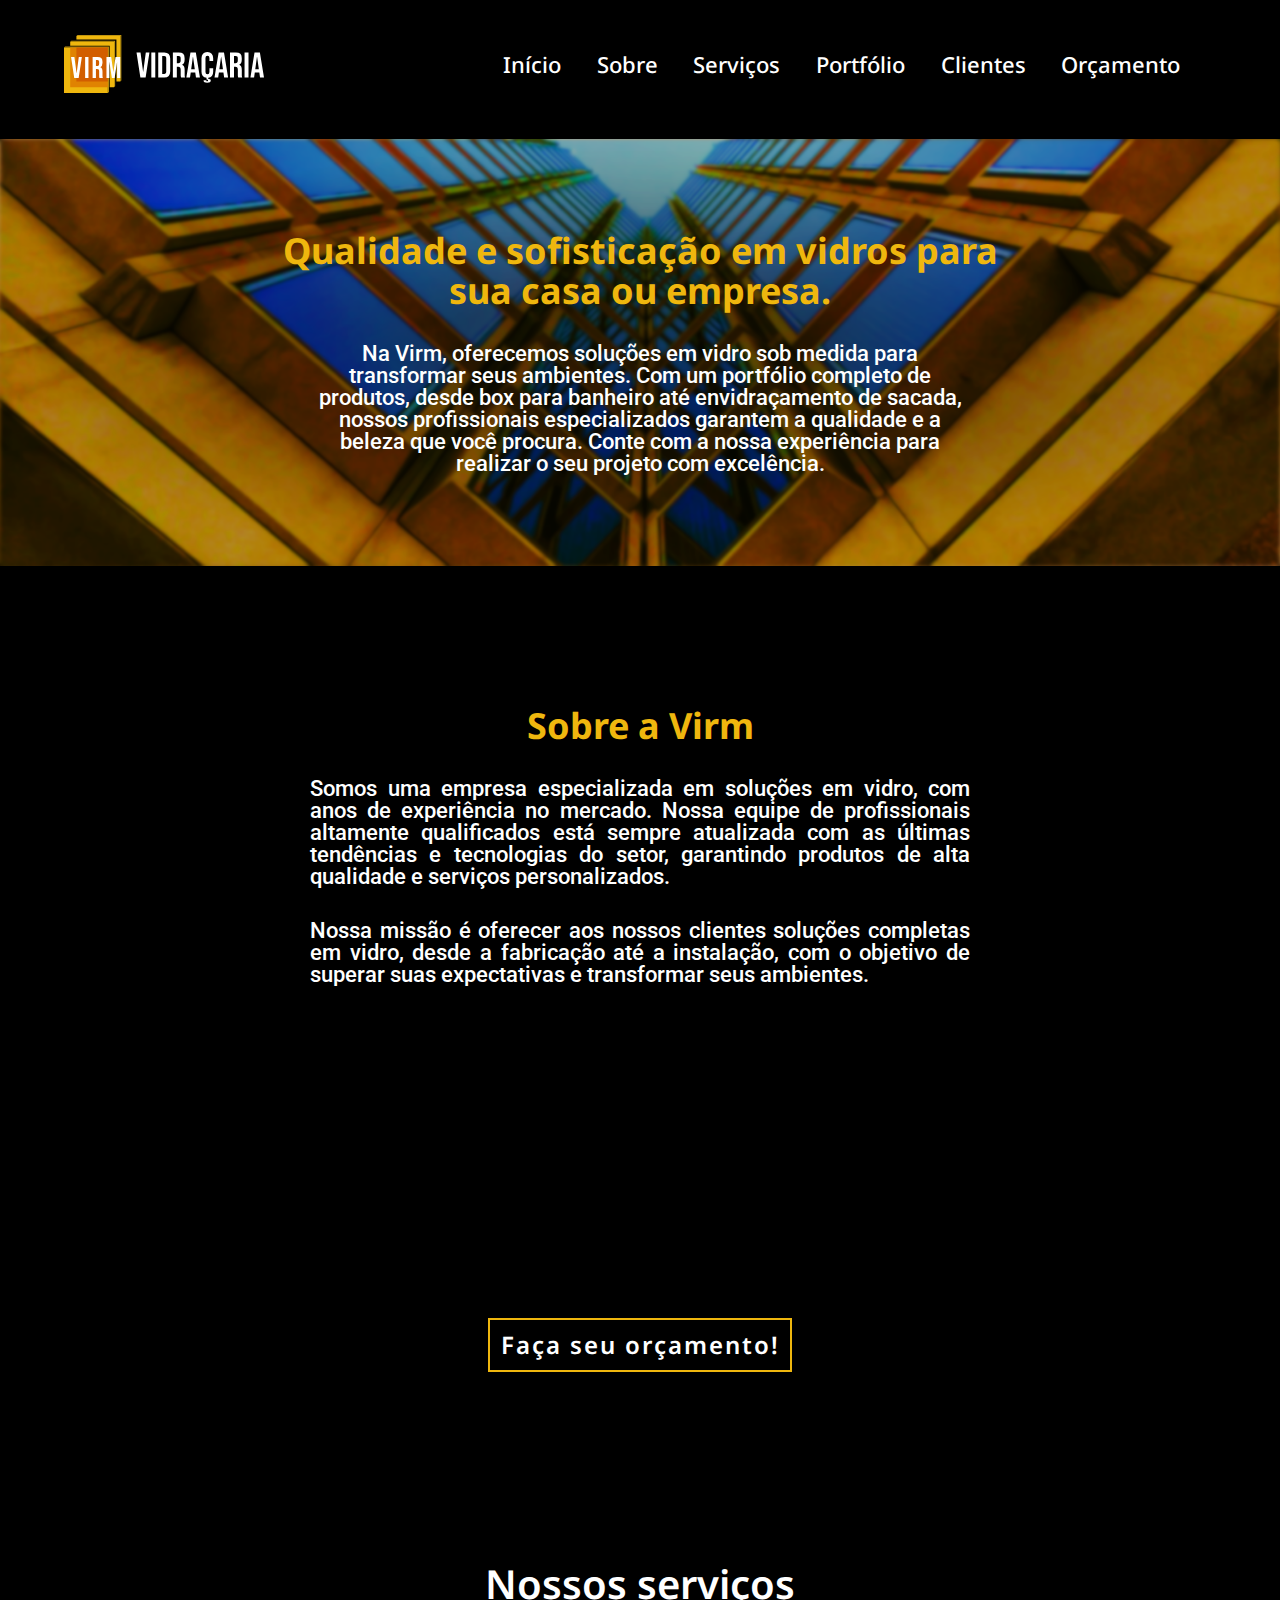
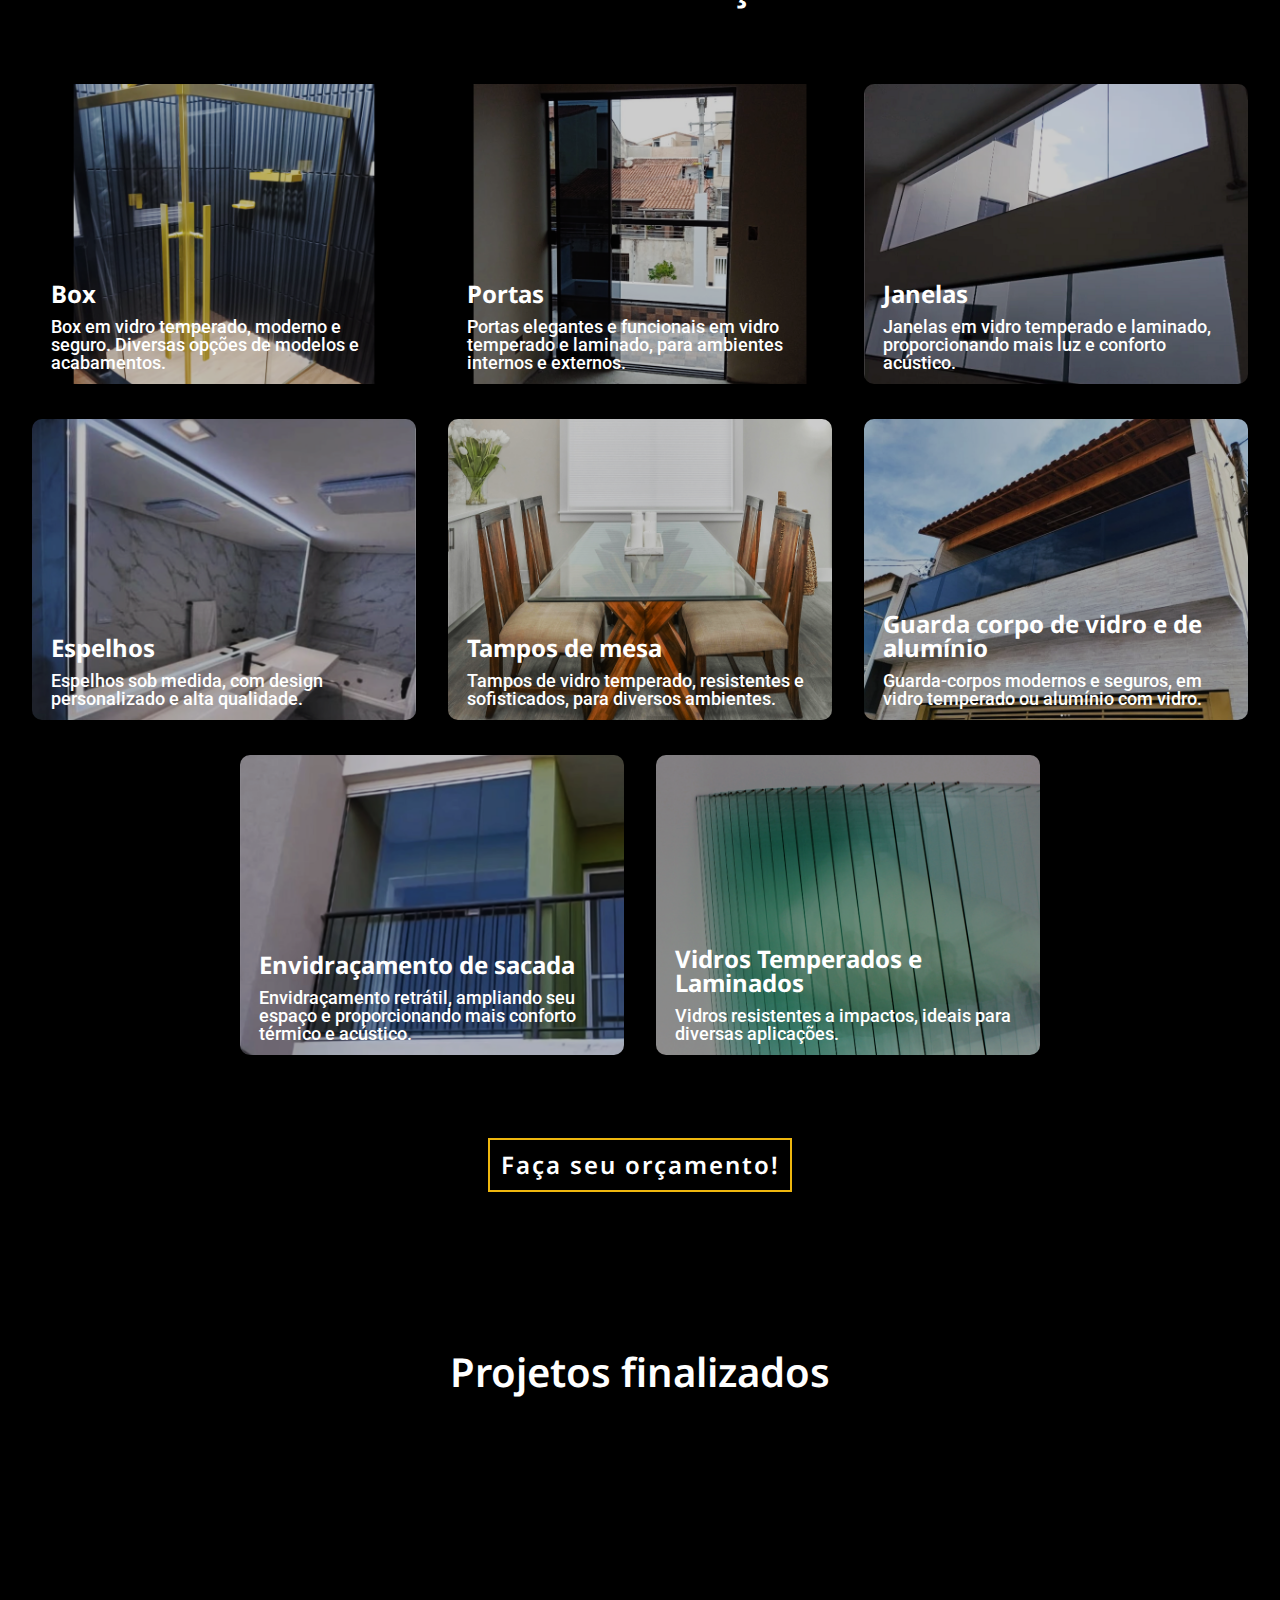
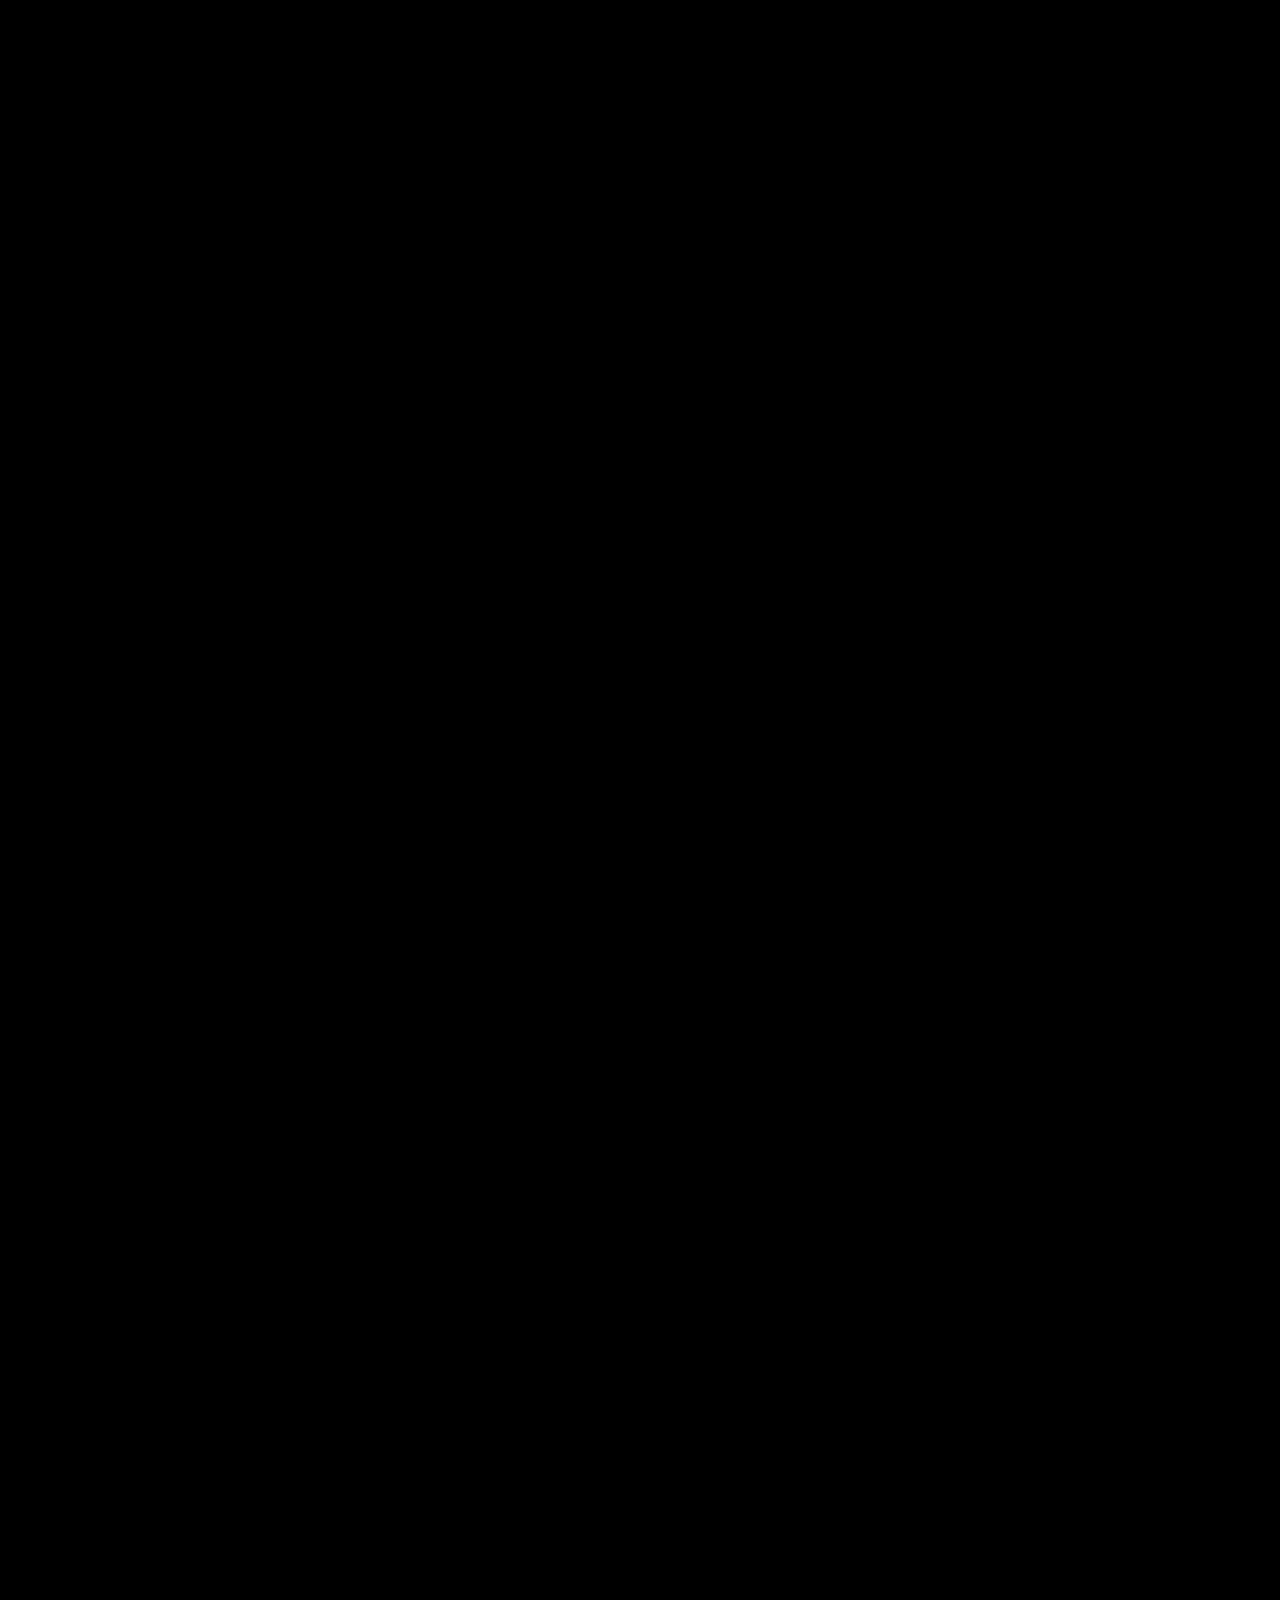
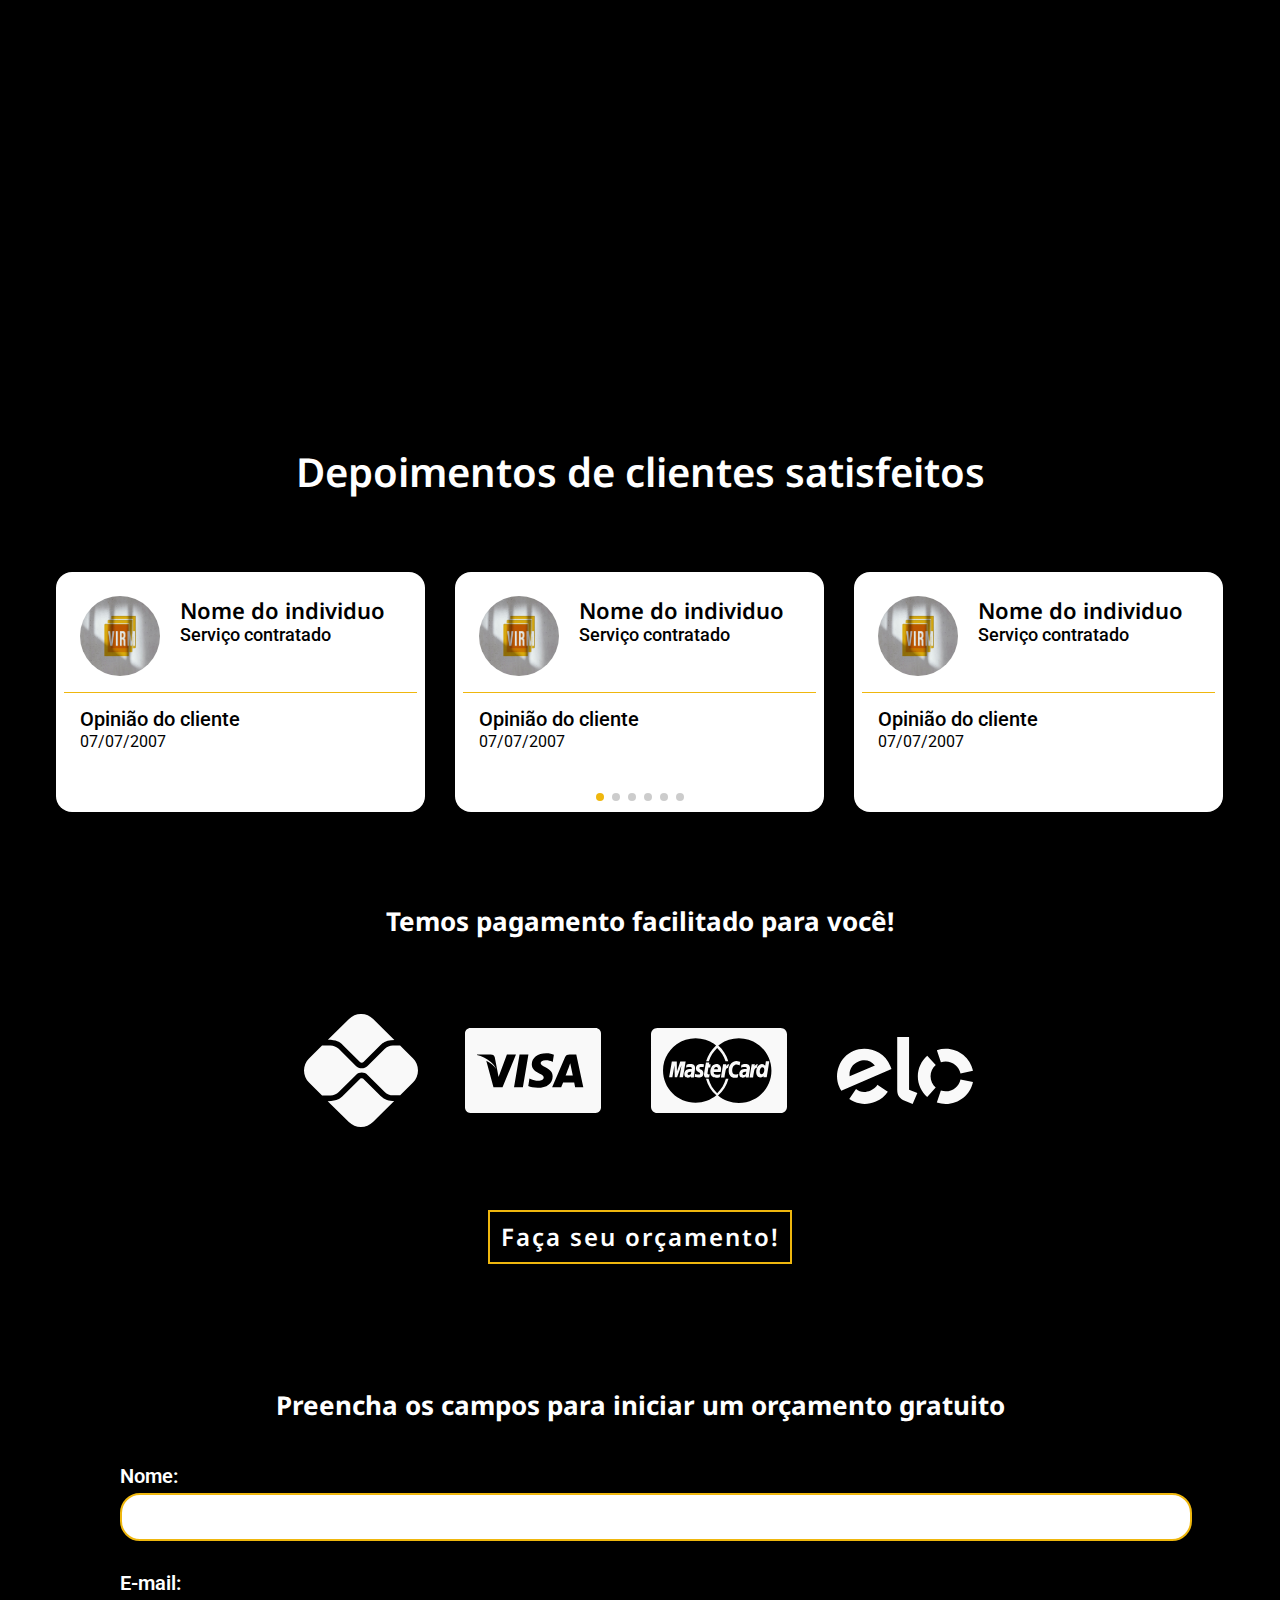
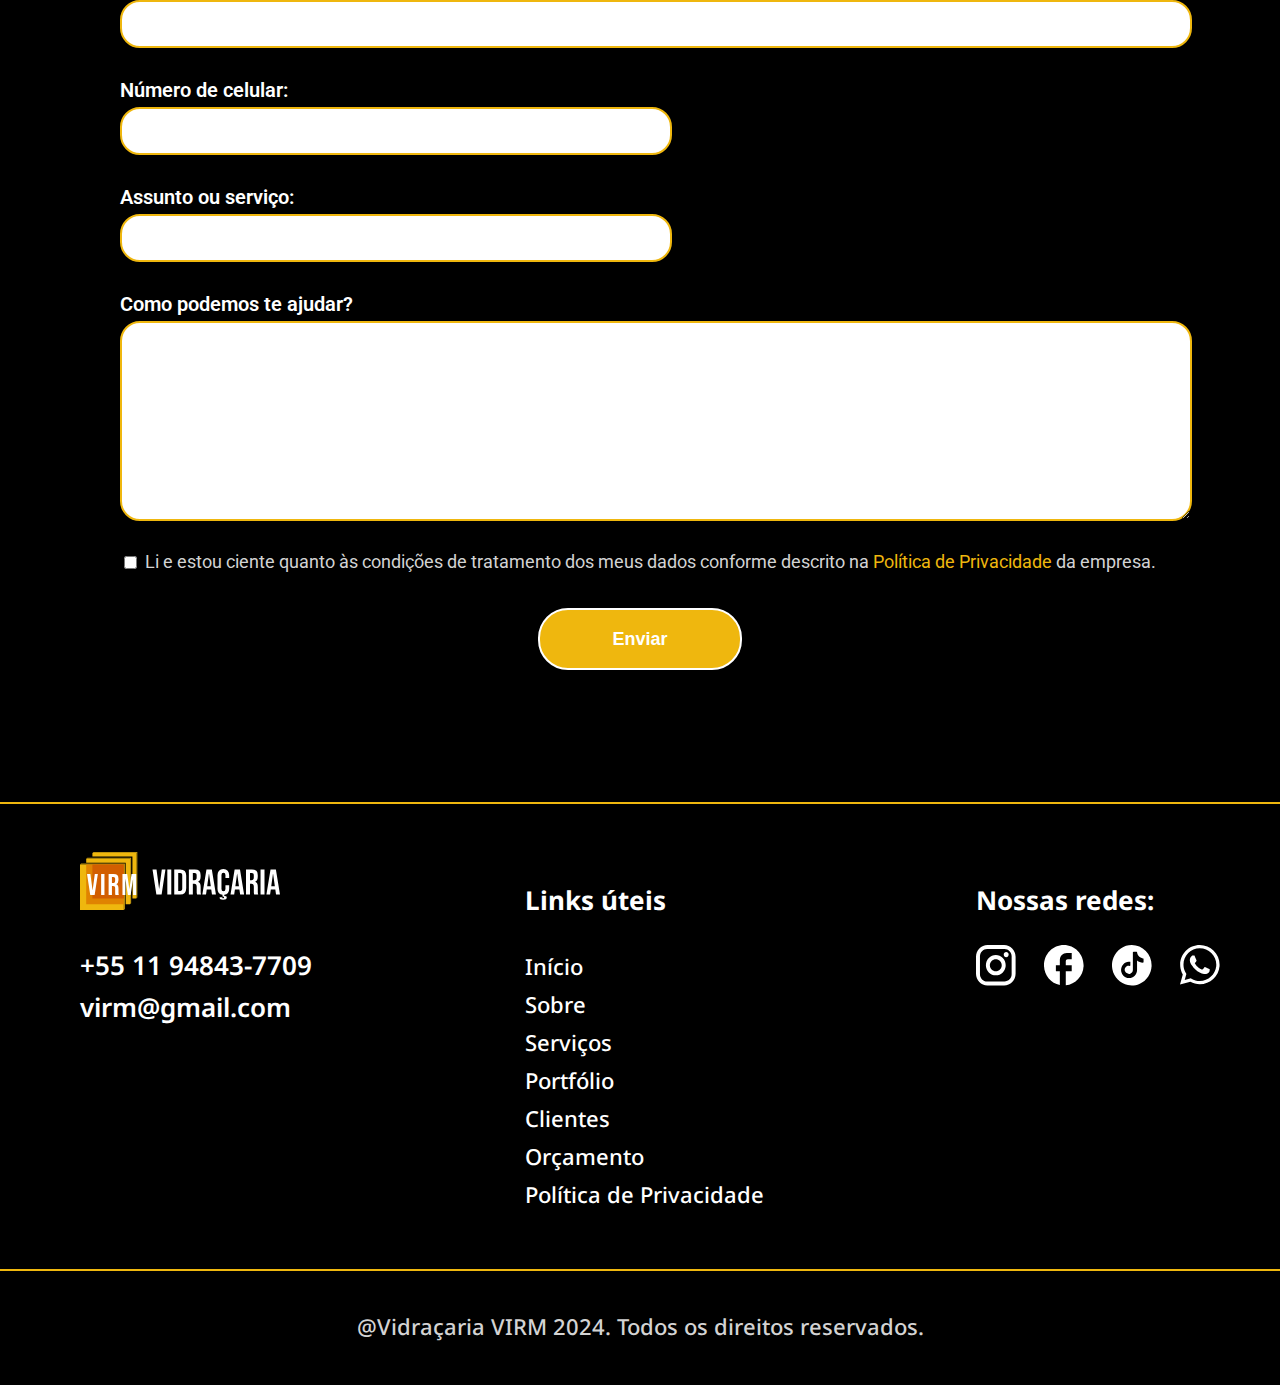
<file: index.html>
<!DOCTYPE html>
<html lang="pt-br">
  <head>
    <meta charset="UTF-8" />
    <meta name="viewport" content="width=device-width, initial-scale=1.0" />
    <link rel="shortcut icon" type="imagex/png" href="./img/siteiconvirm.svg" />
    <link
      rel="stylesheet"
      href="https://cdnjs.cloudflare.com/ajax/libs/font-awesome/6.5.1/css/all.min.css"
      integrity="sha512-DTOQO9RWCH3ppGqcWaEA1BIZOC6xxalwEsw9c2QQeAIftl+Vegovlnee1c9QX4TctnWMn13TZye+giMm8e2LwA=="
      crossorigin="anonymous"
      referrerpolicy="no-referrer"
    />
    <link
      rel="stylesheet"
      href="https://cdn.jsdelivr.net/npm/swiper@11/swiper-bundle.min.css"
    />
    <link rel="stylesheet" href="styles.css" />
    <script defer src="apps/animation.js"></script>
    <title>Vidraçaria Virm</title>
  </head>
  <body>
    <header>
      <section class="cabecalho" id="retorno">
        <img src="img/virm_logo.svg" alt="" class="cabecalho__img" />
        <img
          onclick="menuShow(), menuChange()"
          src="img/combobox.svg"
          alt=""
          class="combobox open"
        />
        <img
          onclick="menuShow(), menuChange()"
          src="img/vetorx.svg"
          alt=""
          class="vetorx"
        />
        <ul class="cabecalho__lista fade-in menu">
          <li class="cabecalho__link"><a href="#retorno">Início</a></li>
          <li class="cabecalho__link"><a href="#sobre">Sobre</a></li>
          <li class="cabecalho__link"><a href="#servicos">Serviços</a></li>
          <li class="cabecalho__link"><a href="#portfolio">Portfólio</a></li>
          <li class="cabecalho__link"><a href="#clientes">Clientes</a></li>
          <li class="cabecalho__link"><a href="#orcamento">Orçamento</a></li>
        </ul>
      </section>
    </header>

    <main>
      <section class="banner" id="inicio">
        <div class="banner__caixa fade-in">
          <h1 class="titulo__pg">
            Qualidade e sofisticação em vidros para sua casa ou empresa.
          </h1>
          <p class="legenda__pg">
            Na Virm, oferecemos soluções em vidro sob medida para transformar
            seus ambientes. Com um portfólio completo de produtos, desde box
            para banheiro até envidraçamento de sacada, nossos profissionais
            especializados garantem a qualidade e a beleza que você procura.
            Conte com a nossa experiência para realizar o seu projeto com
            excelência.
          </p>
        </div>
      </section>

      <section class="sub__banner" id="sobre">
        <div class="banner__caixa">
          <h1 class="titulo__pg">Sobre a Virm</h1>
          <p class="legenda__pg sobre">
            Somos uma empresa especializada em soluções em vidro, com anos de
            experiência no mercado. Nossa equipe de profissionais altamente
            qualificados está sempre atualizada com as últimas tendências e
            tecnologias do setor, garantindo produtos de alta qualidade e
            serviços personalizados.
          </p>
          <p class="legenda__pg sobre">
            Nossa missão é oferecer aos nossos clientes soluções completas em
            vidro, desde a fabricação até a instalação, com o objetivo de
            superar suas expectativas e transformar seus ambientes.
          </p>
        </div>
        <ul class="qualidades__lista">
          <li class="qualidades__item hidden">
            <img src="img/tecnica.svg" alt="" class="qualidades__img" />
            <span class="qualidades__legenda">Trabalhamos com técnica</span>
          </li>
          <li class="qualidades__item hidden">
            <img src="img/velocidade.svg" alt="" class="qualidades__img" />
            <span class="qualidades__legenda">Atendimento veloz</span>
          </li>
          <li class="qualidades__item hidden">
            <img src="img/qualidade.svg" alt="" class="qualidades__img" />
            <span class="qualidades__legenda">Serviços de qualidade</span>
          </li>
        </ul>
        <a href="#orcamento" class="botao"><span>Faça seu orçamento!</span></a>
      </section>

      <section class="servicos" id="servicos">
        <h2 class="servicos__titulo">Nossos serviços</h2>
        <ul class="servicos__lista">
          <li class="servicos__item">
            <img src="img/box.png" alt="" class="servicos__img" />
            <div class="servicos__texto">
              <h3 class="servicos__nome">Box</h3>
              <p class="servicos__legenda">
                Box em vidro temperado, moderno e seguro. Diversas opções de
                modelos e acabamentos.
              </p>
            </div>
          </li>
          <li class="servicos__item">
            <img src="img/porta.png" alt="" class="servicos__img" />
            <div class="servicos__texto">
              <h3 class="servicos__nome">Portas</h3>
              <p class="servicos__legenda">
                Portas elegantes e funcionais em vidro temperado e laminado,
                para ambientes internos e externos.
              </p>
            </div>
          </li>
          <li class="servicos__item">
            <img src="img/janela.png" alt="" class="servicos__img" />
            <div class="servicos__texto">
              <h3 class="servicos__nome">Janelas</h3>
              <p class="servicos__legenda">
                Janelas em vidro temperado e laminado, proporcionando mais luz e
                conforto acústico.
              </p>
            </div>
          </li>
          <li class="servicos__item">
            <img src="img/espelho.png" alt="" class="servicos__img" />
            <div class="servicos__texto">
              <h3 class="servicos__nome">Espelhos</h3>
              <p class="servicos__legenda">
                Espelhos sob medida, com design personalizado e alta qualidade.
              </p>
            </div>
          </li>
          <li class="servicos__item">
            <img src="img/mesa.png" alt="" class="servicos__img" />
            <div class="servicos__texto">
              <h3 class="servicos__nome">Tampos de mesa</h3>
              <p class="servicos__legenda">
                Tampos de vidro temperado, resistentes e sofisticados, para
                diversos ambientes.
              </p>
            </div>
          </li>
          <li class="servicos__item">
            <img src="img/guardacorpo.png" alt="" class="servicos__img" />
            <div class="servicos__texto">
              <h3 class="servicos__nome">
                Guarda corpo de vidro e de alumínio
              </h3>
              <p class="servicos__legenda">
                Guarda-corpos modernos e seguros, em vidro temperado ou alumínio
                com vidro.
              </p>
            </div>
          </li>
          <li class="servicos__item">
            <img src="img/sacadaenvidracada.png" alt="" class="servicos__img" />
            <div class="servicos__texto">
              <h3 class="servicos__nome">Envidraçamento de sacada</h3>
              <p class="servicos__legenda">
                Envidraçamento retrátil, ampliando seu espaço e proporcionando
                mais conforto térmico e acústico.
              </p>
            </div>
          </li>
          <li class="servicos__item">
            <img src="img/vidro.png" alt="" class="servicos__img" />
            <div class="servicos__texto">
              <h3 class="servicos__nome">Vidros Temperados e Laminados</h3>
              <p class="servicos__legenda">
                Vidros resistentes a impactos, ideais para diversas aplicações.
              </p>
            </div>
          </li>
        </ul>
        <a href="#orcamento" class="botao"><span>Faça seu orçamento!</span></a>
      </section>

      <section class="portfolio" id="portfolio">
        <h2 class="servicos__titulo">Projetos finalizados</h2>

        <ul class="portfolio__lista">
          <li class="img hidden">
            <img src="img/guardacorpo.png" alt="" class="servicos__img" />
          </li>
          <li class="img hidden">
            <img src="img/espelho.png" alt="" class="servicos__img" />
          </li>
          <li class="img hidden">
            <img src="img/porta.png" alt="" class="servicos__img" />
          </li>
          <li class="img hidden">
            <img src="img/sacadaenvidracada.png" alt="" class="servicos__img" />
          </li>
          <li class="img hidden">
            <img src="img/janela.png" alt="" class="servicos__img" />
          </li>
          <li class="img hidden">
            <img src="img/box.png" alt="" class="servicos__img" />
          </li>
          <li class="img hidden">
            <img src="img/boxsite2.png" alt="" class="servicos__img" />
          </li>
          <li class="img hidden">
            <img src="img/boxsite3.png" alt="" class="servicos__img" />
          </li>
          <li class="img hidden">
            <img src="img/espelhosite2.png" alt="" class="servicos__img" />
          </li>
          <li class="img hidden">
            <img src="img/sacadasite2.jpg" alt="" class="servicos__img" />
          </li>
          <li class="img hidden">
            <img src="img/boxsite4.png" alt="" class="servicos__img" />
          </li>
          <li class="img hidden">
            <img src="img/portasite2.png" alt="" class="servicos__img" />
          </li>
          <li class="img hidden">
            <img src="img/sacadasite3.png" alt="" class="servicos__img" />
          </li>
          <li class="img hidden">
            <img src="img/portasite3.png" alt="" class="servicos__img" />
          </li>
          <li class="img hidden">
            <img src="img/boxsite5.png" alt="" class="servicos__img" />
          </li>
          <li class="img hidden">
            <img src="img/boxsite6.png" alt="" class="servicos__img" />
          </li>
        </ul>
      </section>

      <section class="depoimento" id="clientes">
        <h2 class="servicos__titulo">Depoimentos de clientes satisfeitos</h2>
        <div class="swiper">
          <div class="swiper-wrapper">

            <div class="swiper-slide">
              <div class="depoimento__header">
                <img src="./img/test.png" alt="" class="depoimento__img" />
                <div class="depoimento__informacao">
                  <span class="depoimento__nome">Nome do individuo</span>
                  <span class="depoimento__servico">Serviço contratado</span>
                </div>
              </div>
              <div class="depoimento__texto">
                <p class="depoimento__opiniao">Opinião do cliente</p>
                <span class="depoimento__data">07/07/2007</span>
              </div>
            </div>
            <div class="swiper-slide">
              <div class="depoimento__header">
                <img src="./img/test.png" alt="" class="depoimento__img" />
                <div class="depoimento__informacao">
                  <span class="depoimento__nome">Nome do individuo</span>
                  <span class="depoimento__servico">Serviço contratado</span>
                </div>
              </div>
              <div class="depoimento__texto">
                <p class="depoimento__opiniao">Opinião do cliente</p>
                <span class="depoimento__data">07/07/2007</span>
              </div>
            </div>
            <div class="swiper-slide">
              <div class="depoimento__header">
                <img src="./img/test.png" alt="" class="depoimento__img" />
                <div class="depoimento__informacao">
                  <span class="depoimento__nome">Nome do individuo</span>
                  <span class="depoimento__servico">Serviço contratado</span>
                </div>
              </div>
              <div class="depoimento__texto">
                <p class="depoimento__opiniao">Opinião do cliente</p>
                <span class="depoimento__data">07/07/2007</span>
              </div>
            </div>
            <div class="swiper-slide">
              <div class="depoimento__header">
                <img src="./img/test.png" alt="" class="depoimento__img" />
                <div class="depoimento__informacao">
                  <span class="depoimento__nome">Nome do individuo</span>
                  <span class="depoimento__servico">Serviço contratado</span>
                </div>
              </div>
              <div class="depoimento__texto">
                <p class="depoimento__opiniao">Opinião do cliente</p>
                <span class="depoimento__data">07/07/2007</span>
              </div>
            </div>
            <div class="swiper-slide">
              <div class="depoimento__header">
                <img src="./img/test.png" alt="" class="depoimento__img" />
                <div class="depoimento__informacao">
                  <span class="depoimento__nome">Nome do individuo</span>
                  <span class="depoimento__servico">Serviço contratado</span>
                </div>
              </div>
              <div class="depoimento__texto">
                <p class="depoimento__opiniao">Opinião do cliente</p>
                <span class="depoimento__data">07/07/2007</span>
              </div>
            </div>
            <div class="swiper-slide">
              <div class="depoimento__header">
                <img src="./img/test.png" alt="" class="depoimento__img" />
                <div class="depoimento__informacao">
                  <span class="depoimento__nome">Nome do individuo</span>
                  <span class="depoimento__servico">Serviço contratado</span>
                </div>
              </div>
              <div class="depoimento__texto">
                <p class="depoimento__opiniao">Opinião do cliente</p>
                <span class="depoimento__data">07/07/2007</span>
              </div>
            </div>
          </div>
          <div class="swiper-pagination"></div>
        </div>
      </section>

      <section class="pagamnetos">
        <h2 class="pagamnetos__titulo">
          Temos pagamento facilitado para você!
        </h2>
        <ul class="pagamnetos__lista">
          <li><img src="img/pix.svg" alt="" class="pagamentos__img" /></li>
          <li><img src="img/visa.svg" alt="" class="pagamentos__img" /></li>
          <li><img src="img/master.svg" alt="" class="pagamentos__img" /></li>
          <li><img src="img/elo.svg" alt="" class="pagamentos__img" /></li>
        </ul>
        <a href="#orcamento" class="botao"><span>Faça seu orçamento!</span></a>
      </section>

      <section class="formulario" id="orcamento">
        <h2 class="pagamnetos__titulo">
          Preencha os campos para iniciar um orçamento gratuito
        </h2>
        <form class="principal__formulario" id="form" data-formulario>
          <fieldset class="formulario__campo">
            <label class="campo__etiqueta" for="nome">Nome:</label>
            <input
              name="nome"
              id="nome"
              class="campo__escrita"
              type="text"
              minlength="3"
              required
            />
            <span class="mensagem-erro"></span>
          </fieldset>

          <fieldset class="formulario__campo">
            <label class="campo__etiqueta" for="email">E-mail:</label>
            <input
              name="email"
              id="email"
              class="campo__escrita"
              type="email"
              minlength="4"
              required
            />
            <span class="mensagem-erro"></span>
          </fieldset>

          <fieldset class="formulario__campo">
            <label class="campo__etiqueta" for="email"
              >Número de celular:</label
            >
            <input
              name="telefone"
              id="telefone"
              class="campo__escrita campo__escrita--menor"
              type="text"
              minlength="4"
              required
            />
            <span class="mensagem-erro"></span>
          </fieldset>

          <fieldset class="formulario__campo">
            <label class="campo__etiqueta" for="email"
              >Assunto ou serviço:</label
            >
            <input
              name="servico"
              id="servico"
              class="campo__escrita campo__escrita--menor"
              type="text"
              minlength="4"
              required
            />
            <span class="mensagem-erro"></span>
          </fieldset>

          <fieldset class="formulario__campo">
            <label class="campo__etiqueta" for="email"
              >Como podemos te ajudar?</label
            >

            <textarea
              rows="6"
              name="ajudar"
              id="ajudar"
              type="text"
              minlength="4"
              class="campo__escrita campo__escrita--maior"
              required
            ></textarea>
            <span class="mensagem-erro"></span>
          </fieldset>

          <fieldset class="formulario__termos">
            <input
              name="termos"
              class="termos__input"
              type="checkbox"
              required
            />
            <p class="termos__texto">
              Li e estou ciente quanto às condições de tratamento dos meus dados
              conforme descrito na
              <a target="_blank" href="pages/policy.html"
                >Política de Privacidade</a
              >
              da empresa.
            </p>
            <span class="mensagem-erro"></span>
          </fieldset>
          <div>
            <input
              value="Enviar"
              class="formulario__botao"
              id="enviar"
              data-botao-enviar
              type="submit"
            />
            <span class="mensagem-erro"></span>
          </div>
        </form>
      </section>
    </main>

    <footer class="rodape">
      <section class="rodape__info">
        <div class="rodape__coluna contato">
          <img
            src="img/virm_logo.svg"
            alt=""
            class="cabecalho__img rodape__titulo"
          />
          <p class="rodape__contato">+55 11 94843-7709</p>
          <p class="rodape__contato">virm@gmail.com</p>
        </div>
        <ul class="rodape__coluna links">
          <li class="rodape__titulo">Links úteis</li>
          <li class="rodape__item"><a href="#retorno">Início</a></li>
          <li class="rodape__item"><a href="#sobre">Sobre</a></li>
          <li class="rodape__item"><a href="#servicos">Serviços</a></li>
          <li class="rodape__item"><a href="#portfolio">Portfólio</a></li>
          <li class="rodape__item"><a href="#clientes">Clientes</a></li>
          <li class="rodape__item"><a href="#orcamento">Orçamento</a></li>
          <li class="rodape__item">
            <a target="_blank" href="pages/policy.html"
              >Política de Privacidade</a
            >
          </li>
        </ul>
        <div class="social__caixa">
          <span class="rodape__titulo">Nossas redes:</span>
          <ul class="rodape__coluna social">
            <li class="rodape__social">
              <a
                target="_blank"
                href="https://www.instagram.com/vidracariairmaosrm/"
                ><img src="./img/vetorinstagram.svg" alt=""
              /></a>
            </li>
            <li class="rodape__social">
              <a
                target="_blank"
                href="https://www.facebook.com/vidracariairmaosrm"
                ><img src="./img/vetorfacebook.svg" alt=""
              /></a>
            </li>
            <li class="rodape__social">
              <a target="_blank" href=""
                ><img src="./img/vetortiktok.svg" alt=""
              /></a>
            </li>
            <li class="rodape__social">
              <a target="_blank" href="https://wa.me/5511948437709"
                ><img src="./img/vetorwhats.svg" alt=""
              /></a>
            </li>
          </ul>
        </div>
      </section>
      <div class="copy">
        <span>@Vidraçaria VIRM 2024. Todos os direitos reservados.</span>
      </div>
    </footer>
    <section class="retorno">
      <a href="#retorno" class="botao__retorno"
        ><i class="fa-solid fa-chevron-up"></i
      ></a>
    </section>
    <script type="text/JavaScript" src="apps/app.js"></script>
    <script src="apps/api.js"></script>
    <script src="https://cdn.jsdelivr.net/npm/swiper@11/swiper-bundle.min.js"></script>
    <script>
      var swiper = new Swiper(".swiper", {
        // Optional parameters
        loop: true,
        slidesPerView: 3,
        breakpoints: {
     // when window width is >= 320px
     30: {
      slidesPerView: 1,
      spaceBetween: 10
     },
     730: {
      slidesPerView: 2,
      spaceBetween: 20
     },
     // when window width is >= 480px
     1000: {
      slidesPerView: 3,
      spaceBetween: 30
     },
     // when window width is >= 640px
     1440: {
      slidesPerView: 4,
      spaceBetween: 40
     },
    },
        speed: 700,
        spaceBetween: 10,
        navigation: {
          nextEl: ".swiper-button-next",
          prevEl: ".swiper-button-prev",
        },
        autoplay: {
          delay: 3000,
        },
        pagination: {
          el: ".swiper-pagination",
        },
      });
    </script>
  </body>
</html>
</file>
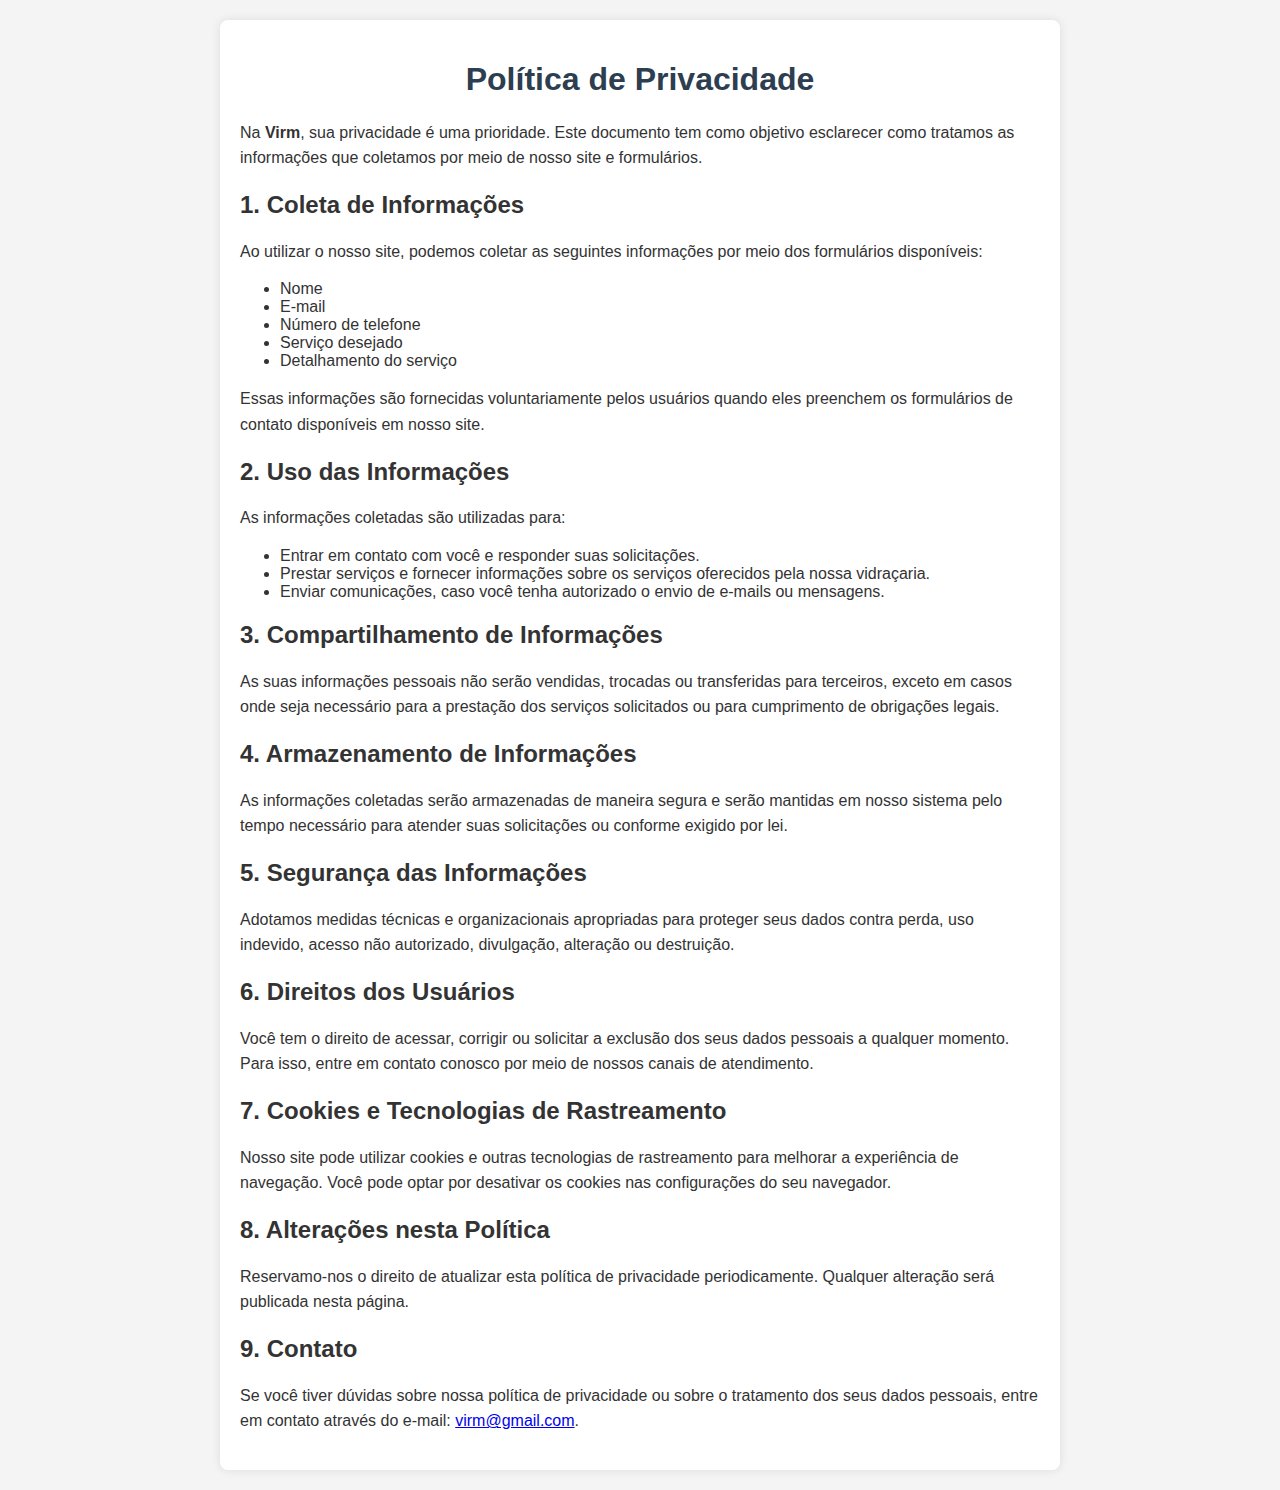
<file: pages/policy.html>
<!DOCTYPE html>
<html lang="en">
<head>
    <meta charset="UTF-8">
    <meta name="viewport" content="width=, initial-scale=1.0">
    <title>Política de Privacidade - Virm</title>
    <style>
        body {
            font-family: Arial, sans-serif;
            margin: 20px;
            padding: 0;
            background-color: #f4f4f4;
            color: #333;
        }
        .container {
            max-width: 800px;
            margin: 0 auto;
            background: white;
            padding: 20px;
            border-radius: 8px;
            box-shadow: 0 0 10px rgba(0, 0, 0, 0.1);
        }
        h1 {
            text-align: center;
            color: #2c3e50;
        }
        h2 {
            color: var(--preto);
        }
        p {
            line-height: 1.6;
        }
    </style>
</head>
<body>
    <div class="container">
        <h1>Política de Privacidade</h1>

        <p>Na <strong>Virm</strong>, sua privacidade é uma prioridade. Este documento tem como objetivo esclarecer como tratamos as informações que coletamos por meio de nosso site e formulários.</p>

        <h2>1. Coleta de Informações</h2>
        <p>Ao utilizar o nosso site, podemos coletar as seguintes informações por meio dos formulários disponíveis:</p>
        <ul>
            <li>Nome</li>
            <li>E-mail</li>
            <li>Número de telefone</li>
            <li>Serviço desejado</li>
            <li>Detalhamento do serviço</li>
        </ul>
        <p>Essas informações são fornecidas voluntariamente pelos usuários quando eles preenchem os formulários de contato disponíveis em nosso site.</p>

        <h2>2. Uso das Informações</h2>
        <p>As informações coletadas são utilizadas para:</p>
        <ul>
            <li>Entrar em contato com você e responder suas solicitações.</li>
            <li>Prestar serviços e fornecer informações sobre os serviços oferecidos pela nossa vidraçaria.</li>
            <li>Enviar comunicações, caso você tenha autorizado o envio de e-mails ou mensagens.</li>
        </ul>

        <h2>3. Compartilhamento de Informações</h2>
        <p>As suas informações pessoais não serão vendidas, trocadas ou transferidas para terceiros, exceto em casos onde seja necessário para a prestação dos serviços solicitados ou para cumprimento de obrigações legais.</p>

        <h2>4. Armazenamento de Informações</h2>
        <p>As informações coletadas serão armazenadas de maneira segura e serão mantidas em nosso sistema pelo tempo necessário para atender suas solicitações ou conforme exigido por lei.</p>

        <h2>5. Segurança das Informações</h2>
        <p>Adotamos medidas técnicas e organizacionais apropriadas para proteger seus dados contra perda, uso indevido, acesso não autorizado, divulgação, alteração ou destruição.</p>

        <h2>6. Direitos dos Usuários</h2>
        <p>Você tem o direito de acessar, corrigir ou solicitar a exclusão dos seus dados pessoais a qualquer momento. Para isso, entre em contato conosco por meio de nossos canais de atendimento.</p>

        <h2>7. Cookies e Tecnologias de Rastreamento</h2>
        <p>Nosso site pode utilizar cookies e outras tecnologias de rastreamento para melhorar a experiência de navegação. Você pode optar por desativar os cookies nas configurações do seu navegador.</p>

        <h2>8. Alterações nesta Política</h2>
        <p>Reservamo-nos o direito de atualizar esta política de privacidade periodicamente. Qualquer alteração será publicada nesta página.</p>

        <h2>9. Contato</h2>
        <p>Se você tiver dúvidas sobre nossa política de privacidade ou sobre o tratamento dos seus dados pessoais, entre em contato através do e-mail: <a href="mailto:virm@gmail.com">virm@gmail.com</a>.</p>
    </div>
</body>
</html>
</file>
<file: styles.css>
@import url('styles/reset.css');
@import url('styles/header.css');
@import url('styles/mainBanner.css');
@import url('styles/servicos.css');
@import url('styles/portfolio.css');
@import url('styles/depoimento.css');
@import url('styles/pagamentos.css');
@import url('styles/rodape.css');
@import url('styles/orcamento.css');
@import url('styles/retorno.css');
@import url('styles/animation.css');
@import url('https://fonts.googleapis.com/css2?family=Noto+Sans:ital,wght@0,100..900;1,100..900&family=Roboto:ital,wght@0,100;0,300;0,400;0,500;0,700;0,900;1,100;1,300;1,400;1,500;1,700;1,900&display=swap');

body{
    background-color: var(--preto);
}

html {
    scroll-behavior: smooth;
}

* {
    -webkit-tap-highlight-color: rgba(255, 255, 255, 0) !important; 
    -webkit-focus-ring-color: rgba(255, 255, 255, 0) !important; 
    outline: none !important;
}

:root {
    --preto: #000;
    --branco: #fff;
    --dourado: #efb70e;
    --fonte-principal: "Roboto", sans-serif;
    --fonte-destaque: "Noto Sans", sans-serif;
    --swiper-pagination-color: var(--dourado);
}
</file>
